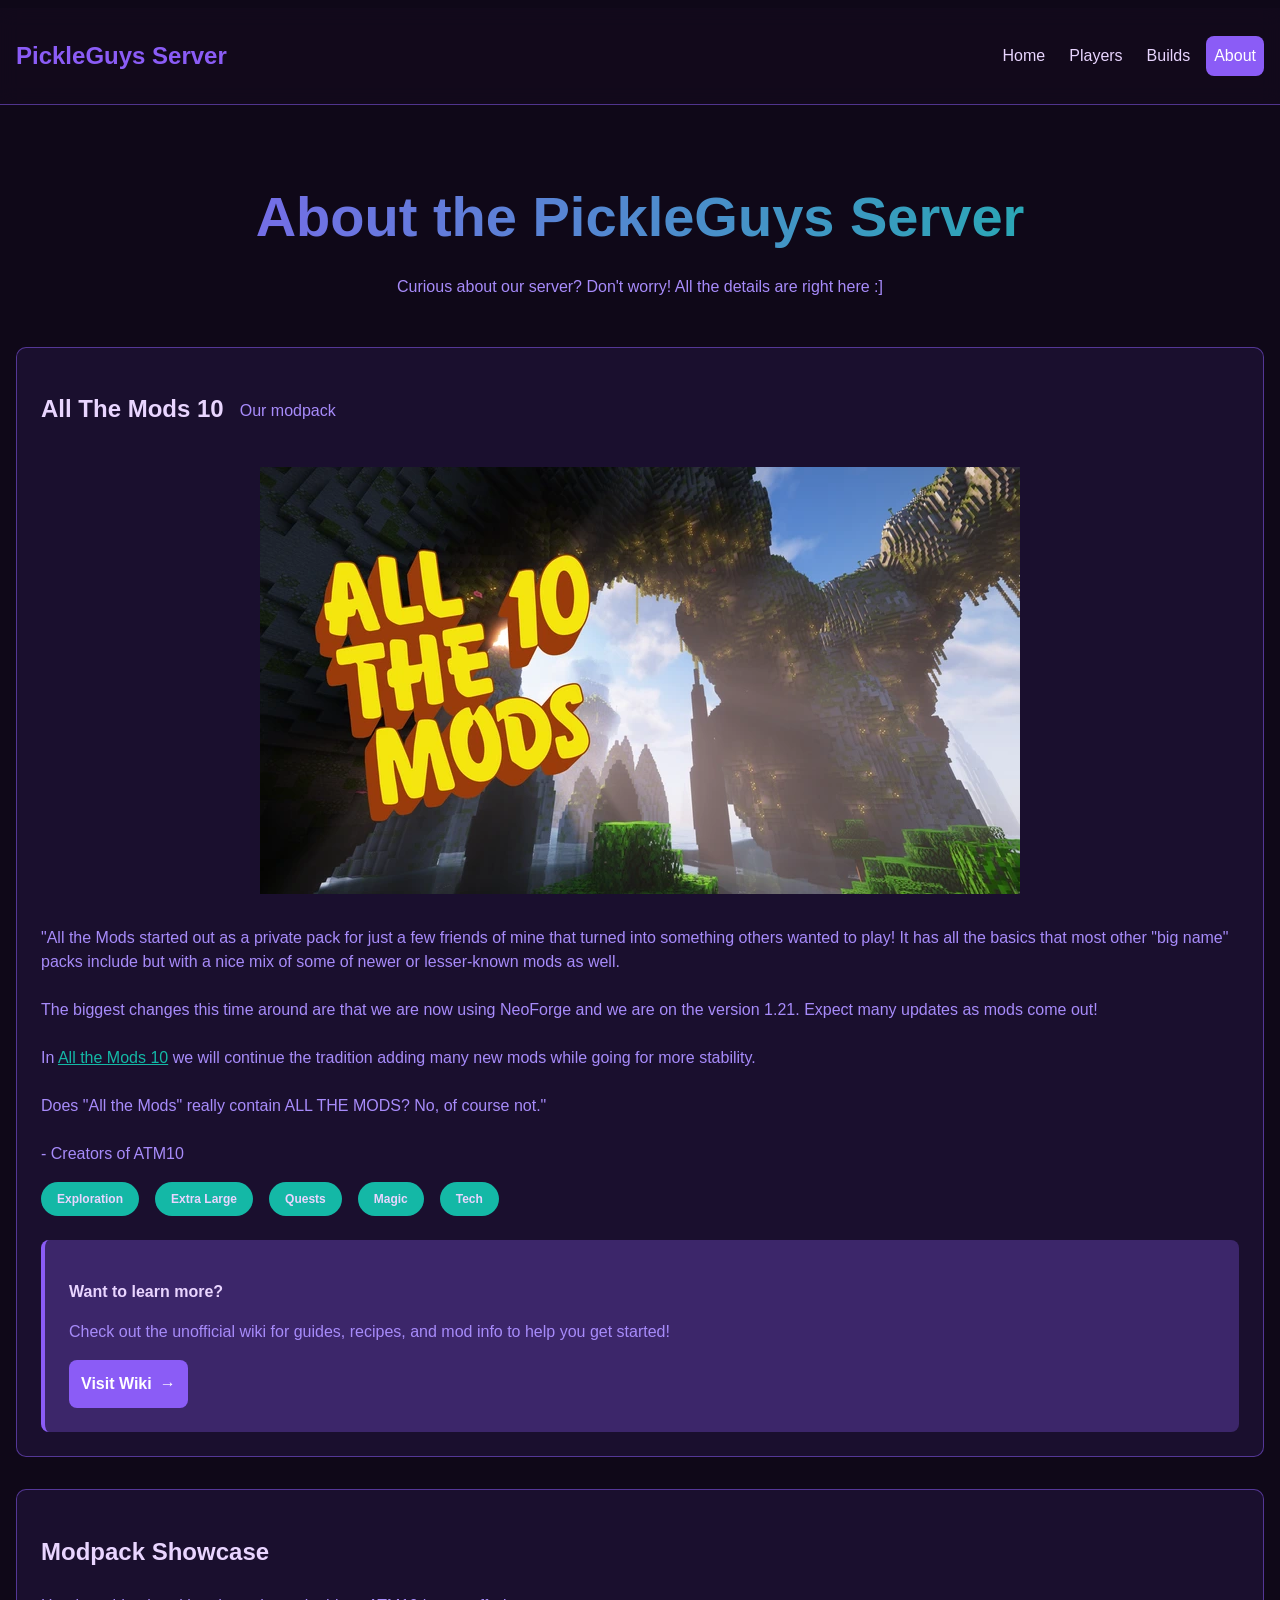
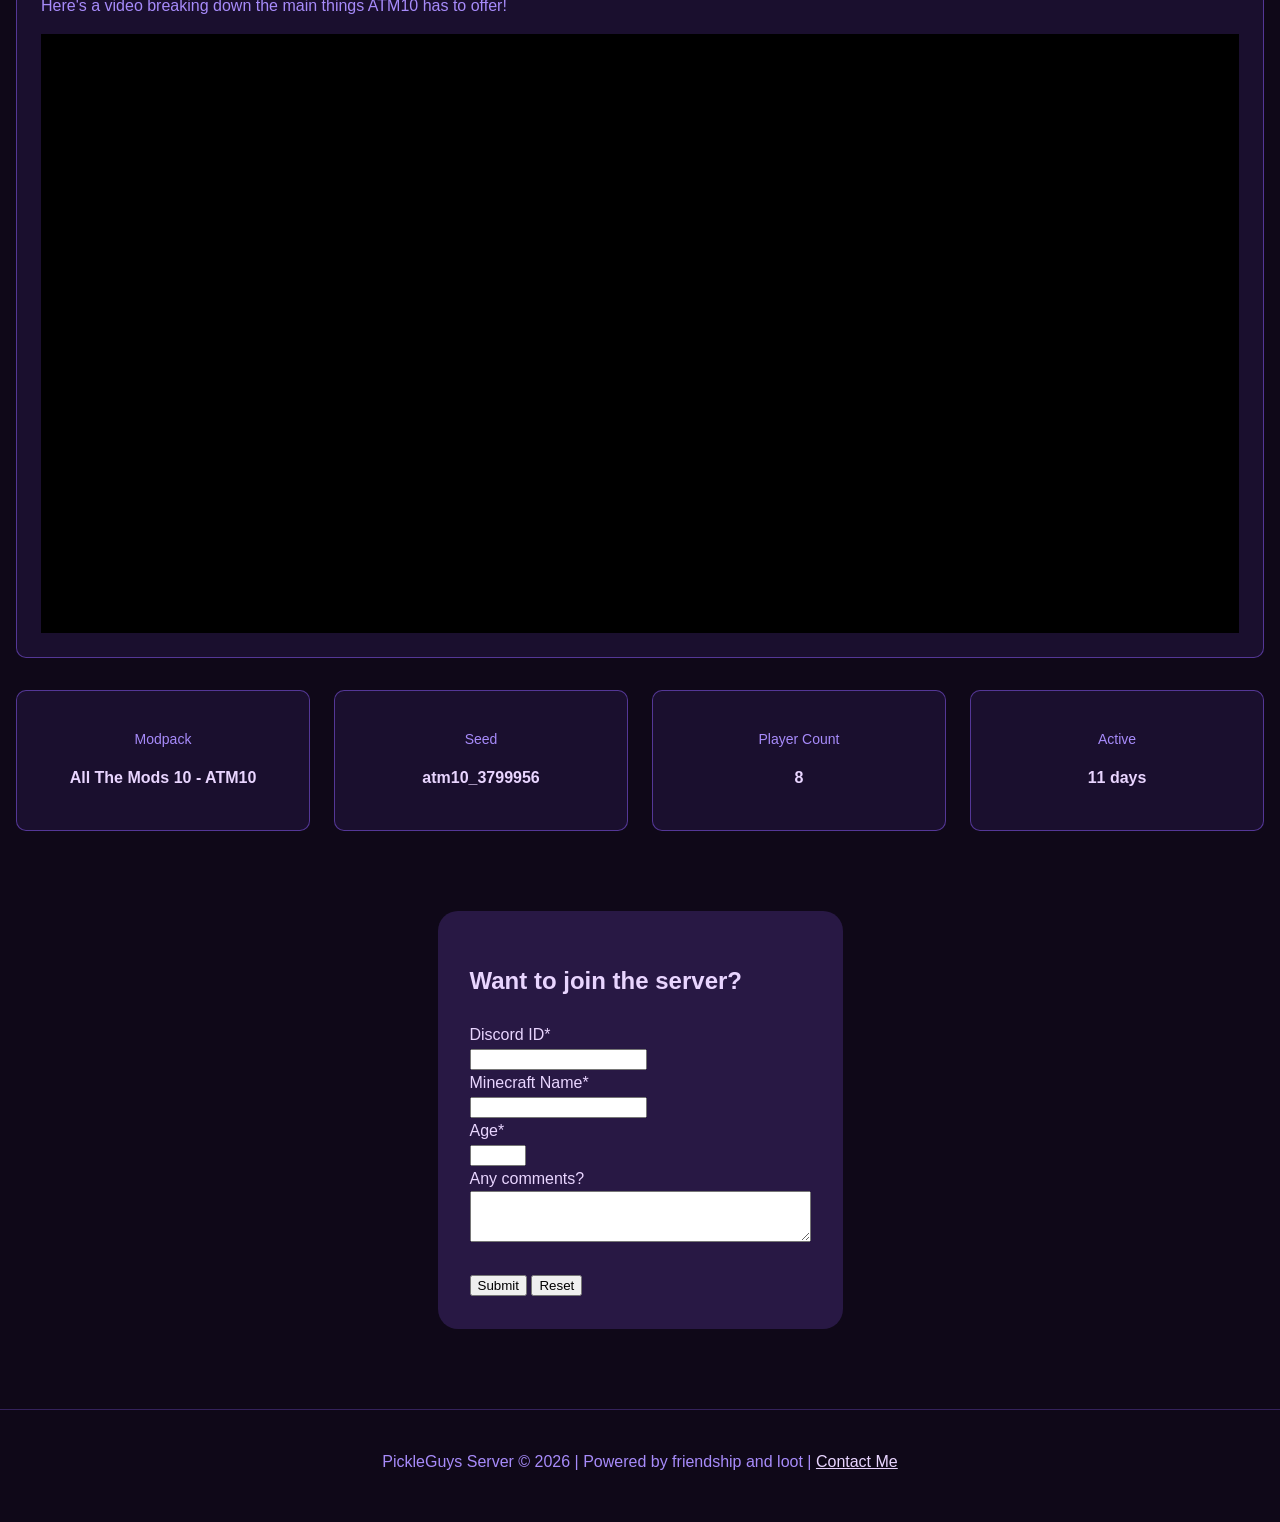
<file: about.html>
<!DOCTYPE html>
<html lang="en">

<head>
    <title>PickleGuys Server - About</title>
    <meta charset="utf-8">
    <meta name="viewport" content="width=device-width, initial-scale=1.0">
    <link rel="stylesheet" href="styles.css">
</head>

<body>
    <!-- Nav -->
    <nav>
        <div class="nav-container">
            <a href="index.html" targer="_blank" class="nav-logo">
                <span class="nav-logo-text">PickleGuys Server</span>
            </a>

            <ul class="nav-links">

                <li>
                    <a href="index.html" target="_blank" class="nav-link">
                        <span>Home</span>
                    </a>
                </li>

                <li>
                    <a href="players.html" target="_blank" class="nav-link">
                        <span>Players</span>
                    </a>
                </li>

                <li>
                    <a href="builds.html" target="_blank" class="nav-link">
                        <span>Builds</span>
                    </a>
                </li>

                <li>
                    <a href="about.html" target="_blank" class="nav-link active">
                        <span>About</span>
                    </a>
                </li>

            </ul>
        </div>
    </nav>

    <!-- Main -->
    <main>
        <!-- Hero Section -->
        <div class="main-title mb-8">
            <h1>About the PickleGuys Server</h1>
            <p>Curious about our server? Don't worry! All the details are right here :]
            </p>
        </div>

        <!-- Modpack Specs -->
        <div class="grid grid-cols-1">
            <div class="card">
                <div class="mod-header">
                    <h2>All The Mods 10</h2>
                    <p>Our modpack</p>
                </div>

                <div class="atm-pic">
                    <img src="atm10header.jpg">
                </div>

                <p>"All the Mods started out as a private pack for just a few friends of mine that turned into something
                    others wanted to play! It has all the basics that most other "big name" packs include but with a
                    nice
                    mix of some of newer or lesser-known mods as well.<br><br>

                    The biggest changes this time around are that we are now using NeoForge and we are on the version
                    1.21.
                    Expect many updates as mods come out!
                    <br><br>

                    In <a class="mod-link" href="https://www.curseforge.com/minecraft/modpacks/all-the-mods-10"
                        target="_blank">All the
                        Mods
                        10</a> we will continue the tradition adding many new mods while going for more
                    stability.<br><br>

                    Does "All the Mods" really contain ALL THE MODS? No, of course not."<br><br>

                    - Creators of ATM10
                </p>

                <div class="mod-genres">
                    <div class="mod-genre-badge">
                        Exploration
                    </div>
                    <div class="mod-genre-badge">
                        Extra Large
                    </div>
                    <div class="mod-genre-badge">
                        Quests
                    </div>
                    <div class="mod-genre-badge">
                        Magic
                    </div>
                    <div class="mod-genre-badge">
                        Tech
                    </div>
                </div>

                <div class="wiki-page">
                    <h3>Want to learn more?</h3>
                    <p>Check out the unofficial wiki for guides, recipes, and mod info to help you get started!</p>
                    <a class="wiki-link" href="https://ftb.fandom.com/wiki/All_the_Mods_(modpack)" target="_blank">Visit
                        Wiki
                        <span>→</span>
                    </a>
                </div>
            </div>

            <!-- Video -->
            <div class="card">
                <h2>Modpack Showcase</h2>
                <p>Here's a video breaking down the main things ATM10 has to offer!</p>

                <div class="video-position">
                    <iframe src="https://www.youtube.com/embed/4DCC_FT-0Fg" title="Youtube video player" frameborder="0"
                        allow="picture-in-picture" allowfullscreen>
                    </iframe>
                </div>
            </div>

            <!-- Server Specs -->
            <div class="grid grid-cols-4 md-grid-cols-2 mb-8">

                <div class="card spec-card">
                    <div class="spec-info">
                        <p class="spec-label">Modpack</p>
                        <p class="spec-value">All The Mods 10 - ATM10</p>
                    </div>
                </div>

                <div class="card spec-card">
                    <div class="spec-info">
                        <p class="spec-label">Seed</p>
                        <p class="spec-value">atm10_3799956</p>
                    </div>
                </div>

                <div class="card spec-card">
                    <div class="spec-info">
                        <p class="spec-label">Player Count</p>
                        <p class="spec-value">8</p>
                    </div>
                </div>

                <div class="card spec-card">
                    <div class="spec-info">
                        <p class="spec-label">Active</p>
                        <p class="spec-value">11 days</p> <!-- started: march 24 2026 -->
                    </div>
                </div>

            </div>

            <!-- Form -->
            <section class="form-sect">
                <h2>Want to join the server?</h2>
                <form>
                    <label for="discordId">Discord ID*</label><br>
                    <input type="text" id="discordId" name="discordId" required><br>

                    <label for="mcTag">Minecraft Name*</label><br>
                    <input type="text" id="mcTag" name="mcTag" required><br>

                    <label for="age">Age*</label><br>
                    <input type="number" id="age" name="age" min="10" max="100" required><br>

                    <label for="comments">Any comments?</label><br>
                    <textarea id="comments" name="comments" cols="40" rows="3"></textarea><br><br>

                    <input type="submit" action="#">
                    <input type="reset">
                </form>
            </section>

    </main>

    <!-- Footer -->
    <footer>
        <p>PickleGuys Server &copy; 2026 | Powered by friendship and loot | <a class="email"
                href="mailto:yennhinguyen@gmail.com">Contact Me</a></p>
    </footer>

</body>

</html>
</file>
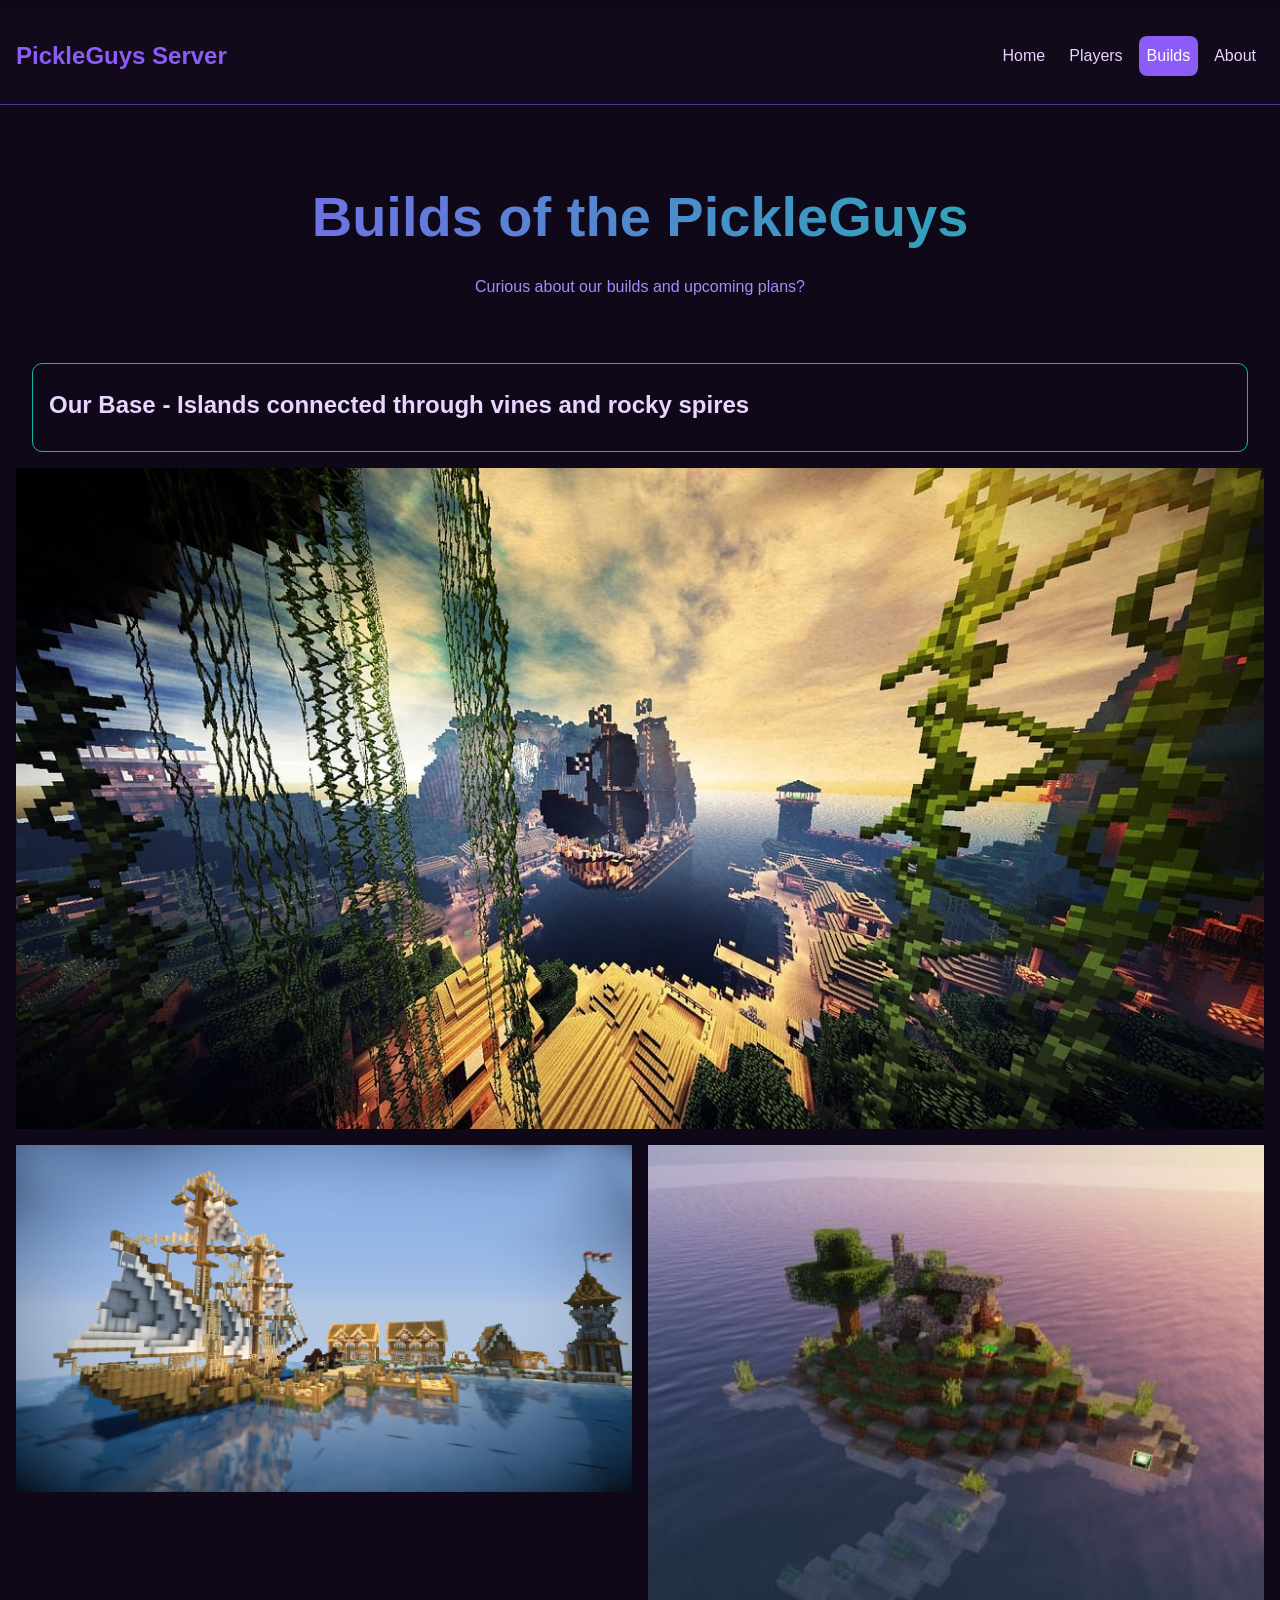
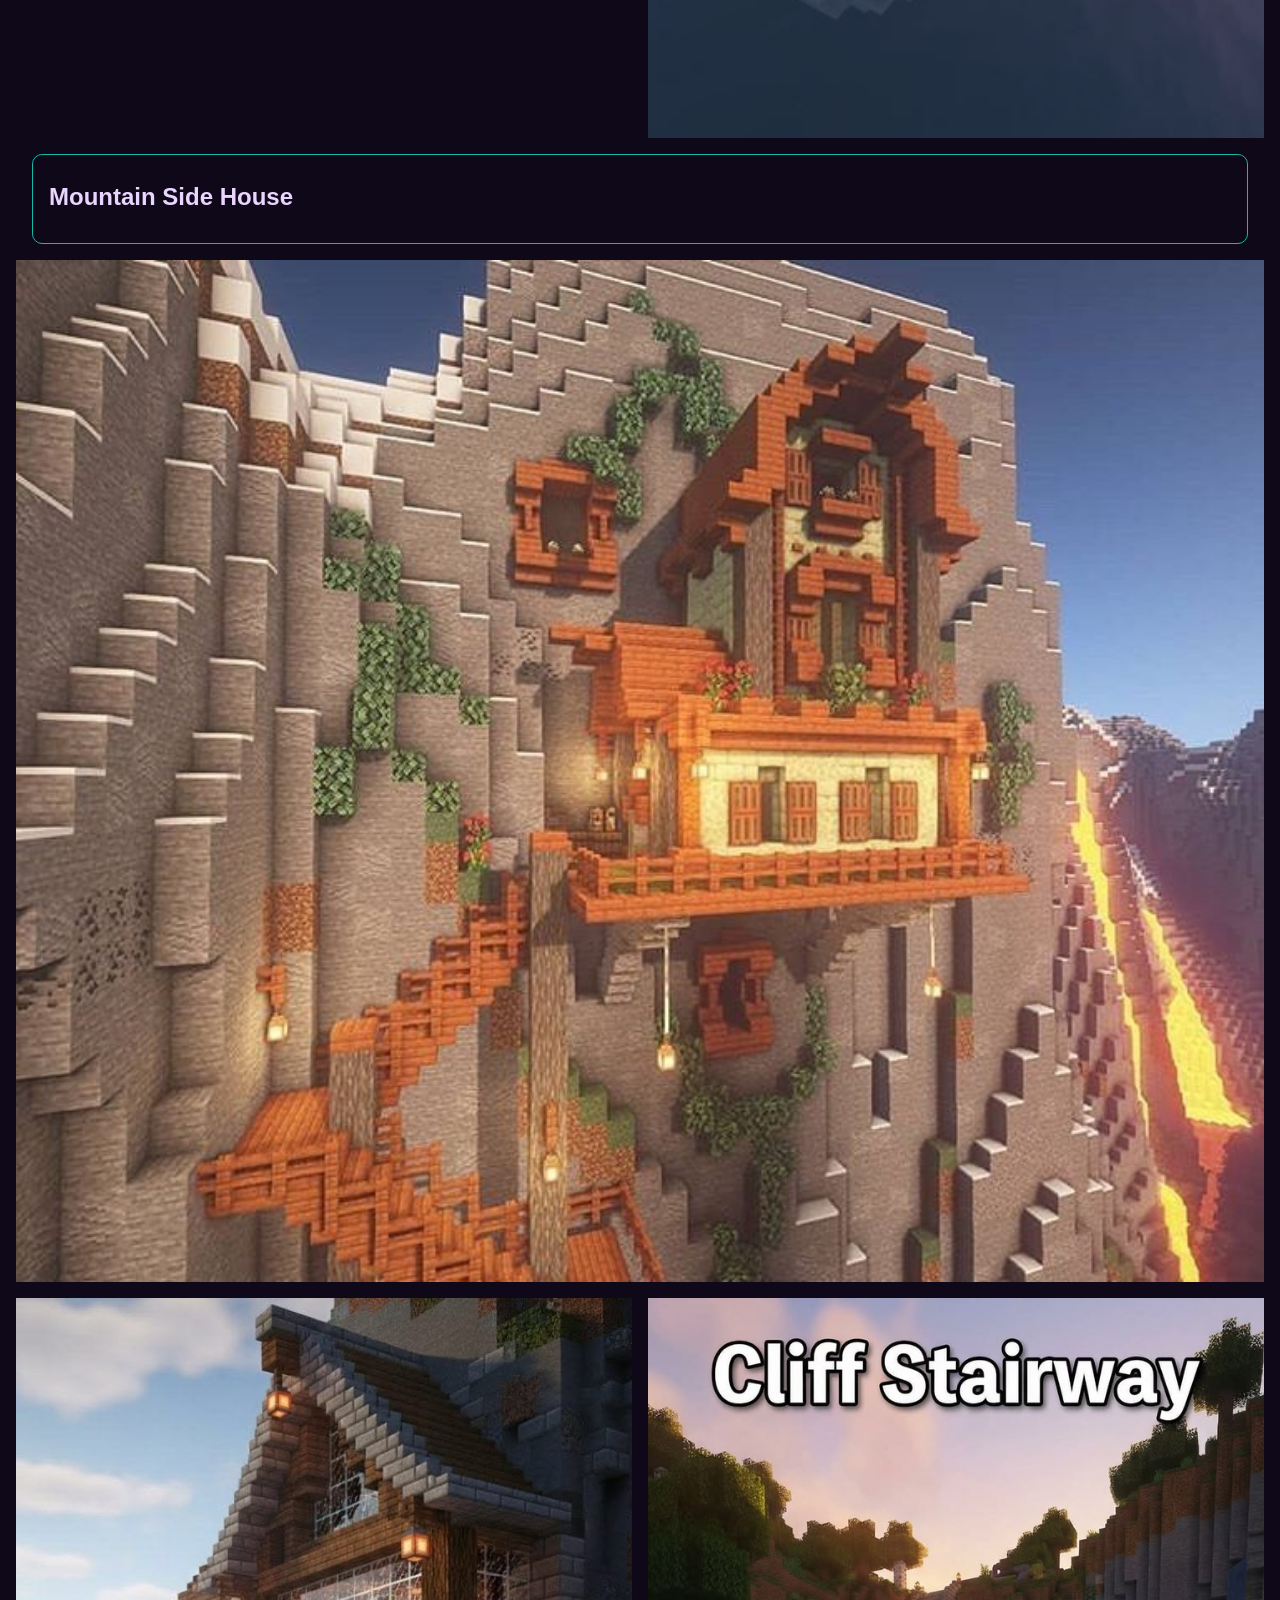
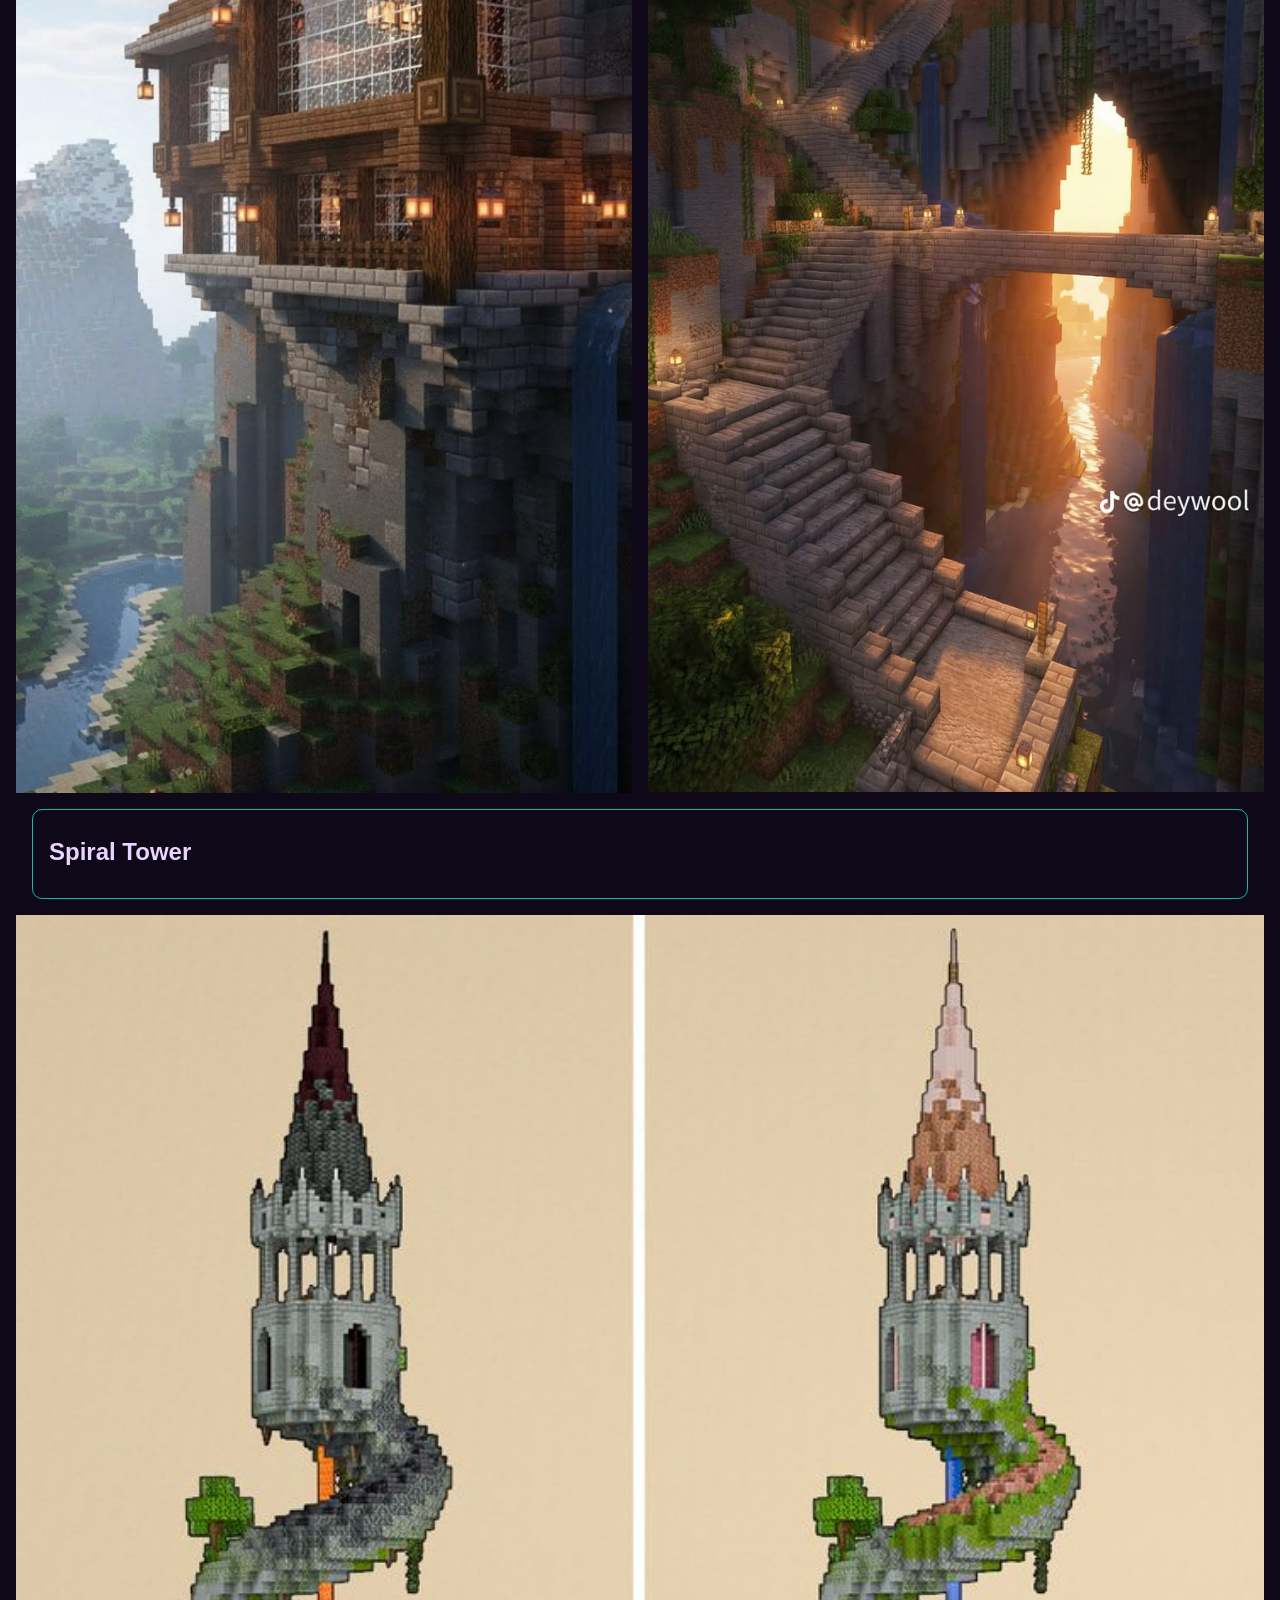
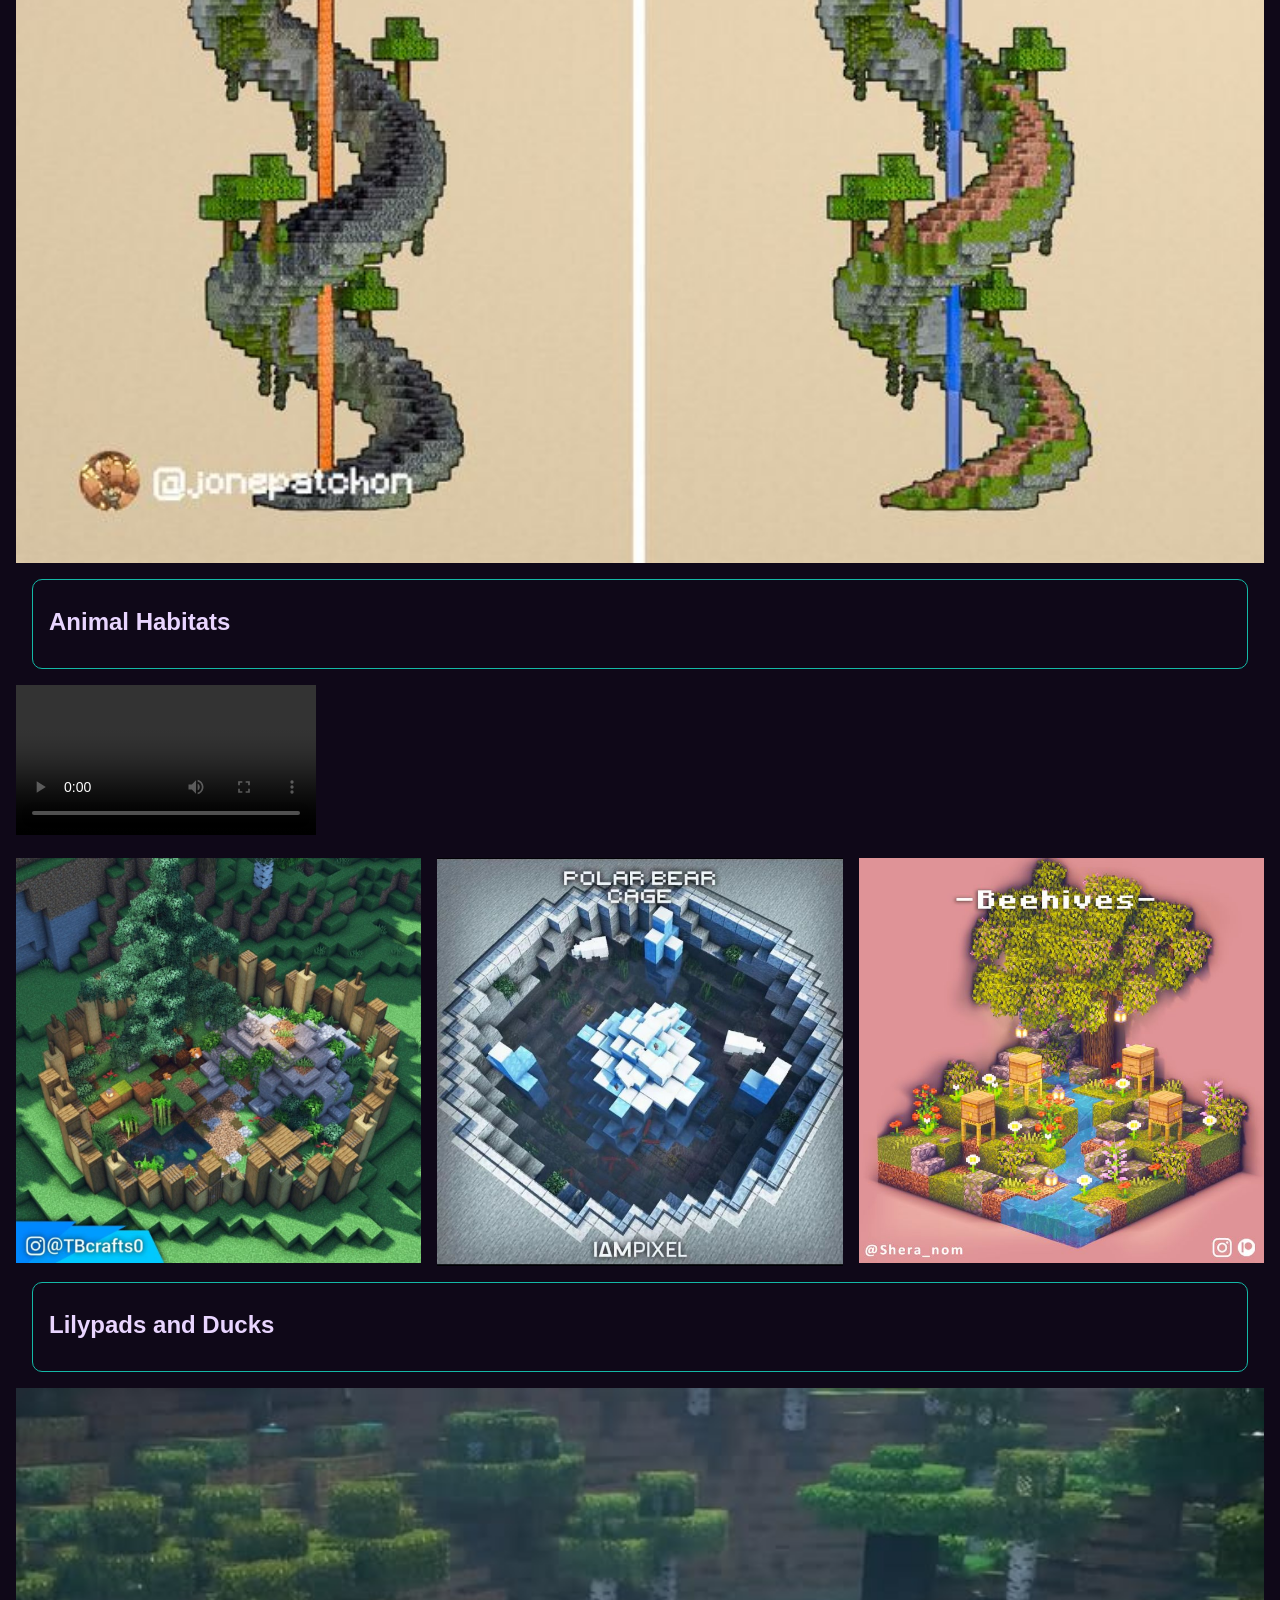
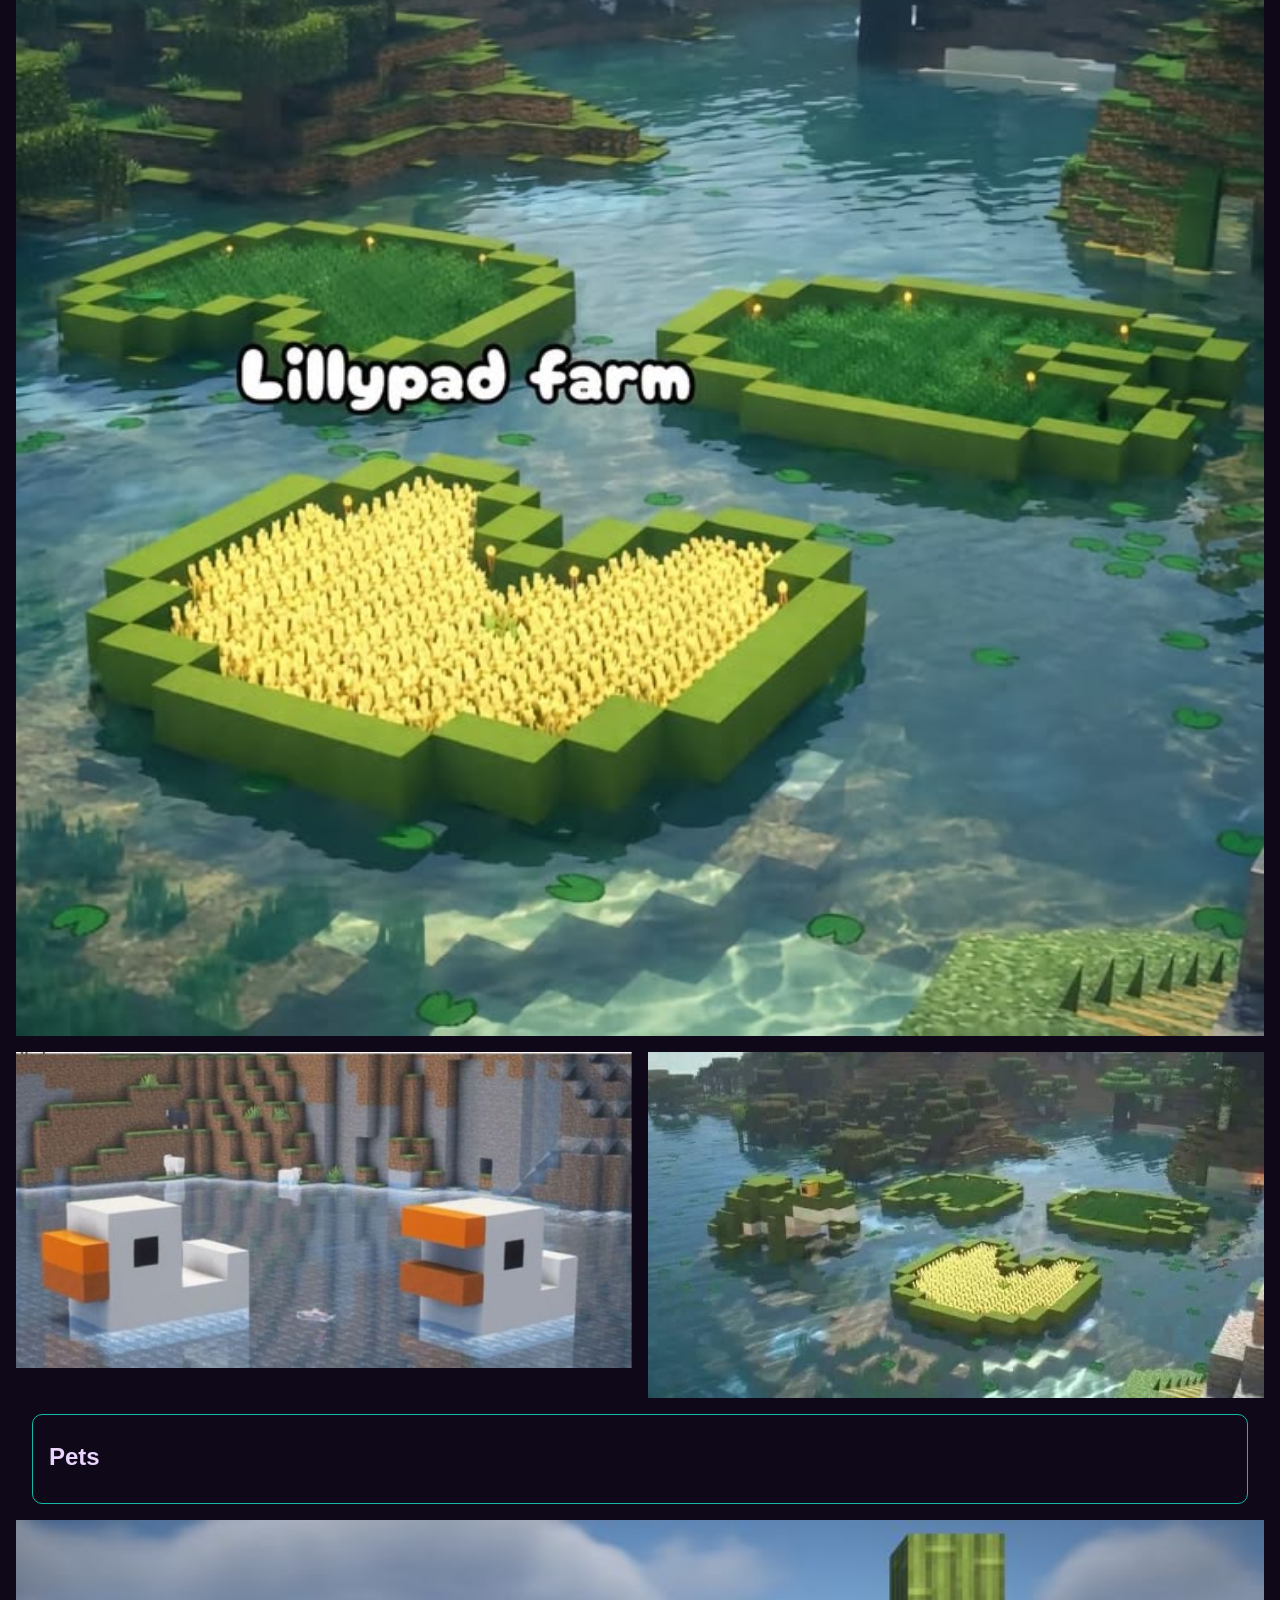
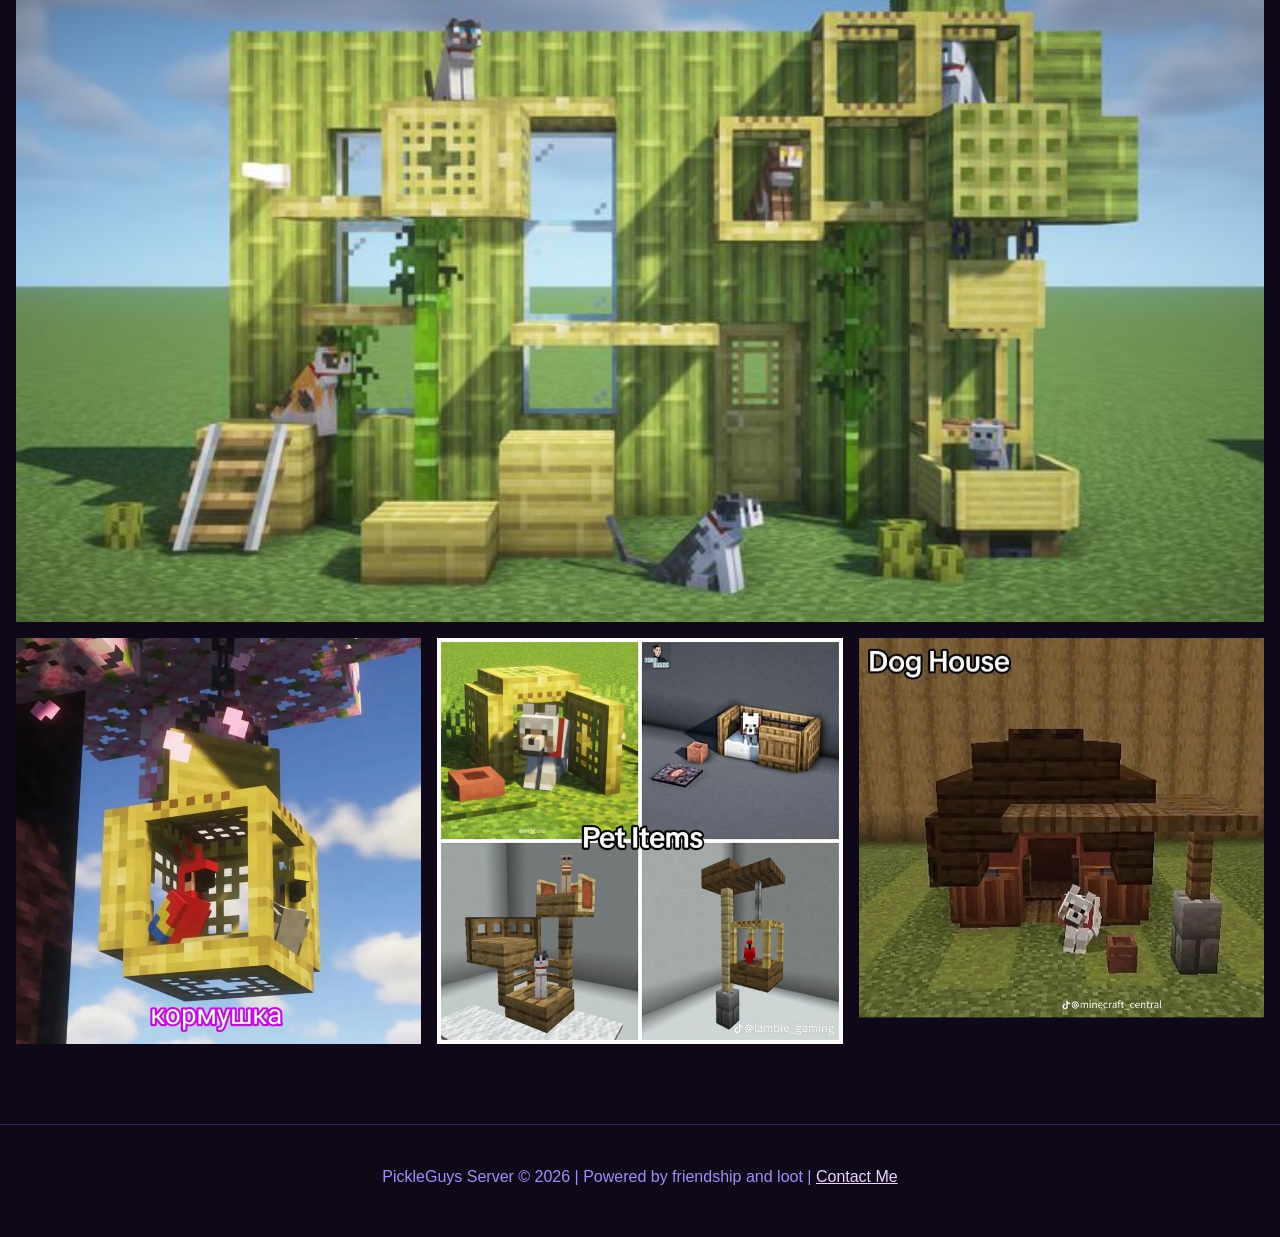
<file: builds.html>
<!DOCTYPE html>
<html lang="en">

<head>
    <title>PickleGuys Server - Builds</title>
    <meta charset="utf-8">
    <meta name="viewport" content="width=device-width, initial-scale=1.0">
    <link rel="stylesheet" href="styles.css">
</head>

<body>
    <!-- Nav -->
    <nav>
        <div class="nav-container">
            <a href="index.html" target="_blank" class="nav-logo">
                <span class="nav-logo-text">PickleGuys Server</span>
            </a>

            <ul class="nav-links">

                <li>
                    <a href="index.html" target="_blank" class="nav-link">
                        <span>Home</span>
                    </a>
                </li>

                <li>
                    <a href="players.html" target="_blank" class="nav-link">
                        <span>Players</span>
                    </a>
                </li>

                <li>
                    <a href="builds.html" target="_blank" class="nav-link active">
                        <span>Builds</span>
                    </a>
                </li>

                <li>
                    <a href="about.html" target="_blank" class="nav-link">
                        <span>About</span>
                    </a>
                </li>

            </ul>
        </div>
    </nav>

    <main>
        <!-- Hero Section -->
        <div class="main-title mb-8">
            <h1>Builds of the PickleGuys</h1>
            <p>Curious about our builds and upcoming plans?</p>
        </div>

        <!-- Builds -->
        <div class="build">
            <div class="build-title">
                <h2>Our Base - Islands connected through vines and rocky spires</h2>
            </div>
            <div class="gallery-top">
                <img class="main-build-img" src="islandvillage.jpg">
            </div>
            <div class="gallery-bottom grid-cols-2">
                <img class="build-img" src="boat.jpg">
                <img class="build-img" src="turtle.jpg">
            </div>
        </div>

        <div class="build">
            <div class="build-title">
                <h2>Mountain Side House</h2>
            </div>

            <div class="gallery-top">
                <img class="main-build-img" src="mountainsidehouse.jpg">
            </div>
            <div class="gallery-bottom grid-cols-2">
                <img class="build-img" src="mountainsidehouse2.jpg">
                <img class="build-img" src="mountainsidehouse3.jpg">
            </div>
        </div>

        <div class="build">
            <div class="build-title">
                <h2>Spiral Tower</h2>
            </div>
            <div class="gallery-top">
                <img class="main-build-img" src="spiraltower.jpg">
            </div>
        </div>

        <div class="build">
            <div class="build-title">
                <h2>Animal Habitats</h2>
            </div>
            <div class="gallery-top">
                <video class="main-build-vid" controls>
                    <source src="panda.mp4" type="video/mp4">
                </video>
            </div>
            <div class="gallery-bottom grid-cols-3">
                <img class="build-img" src="foxpen.jpg">
                <img class="build-img" src="polarbear.jpg">
                <img class="build-img" src="bee.jpg">
            </div>
        </div>

        <div class="build">
            <div class="build-title">
                <h2>Lilypads and Ducks</h2>
            </div>
            <div class="gallery-top">
                <img class="main-build-img" src="lilypadfarm.jpg">
            </div>
            <div class="gallery-bottom grid-cols-2">
                <img class="build-img" src="ducks.jpg">
                <img class="build-img" src="lilypads2.jpg">
            </div>
        </div>

        <div class="build">
            <div class="build-title">
                <h2>Pets</h2>
            </div>
            <div class="gallery-top">
                <img class="main-build-img" src="cattree.jpg">
            </div>
            <div class="gallery-bottom grid-cols-3">
                <img class="build-img" src="parrot.jpg">
                <img class="build-img" src="pets.jpg">
                <img class="build-img" src="doghouse.jpg">
            </div>
        </div>

    </main>

    <!-- Footer -->
    <footer>
        <p>PickleGuys Server &copy; 2026 | Powered by friendship and loot | <a class="email"
                href="mailto:yennhinguyen@gmail.com">Contact Me</a></p>
    </footer>

    </div>

</body>

</html>
</file>
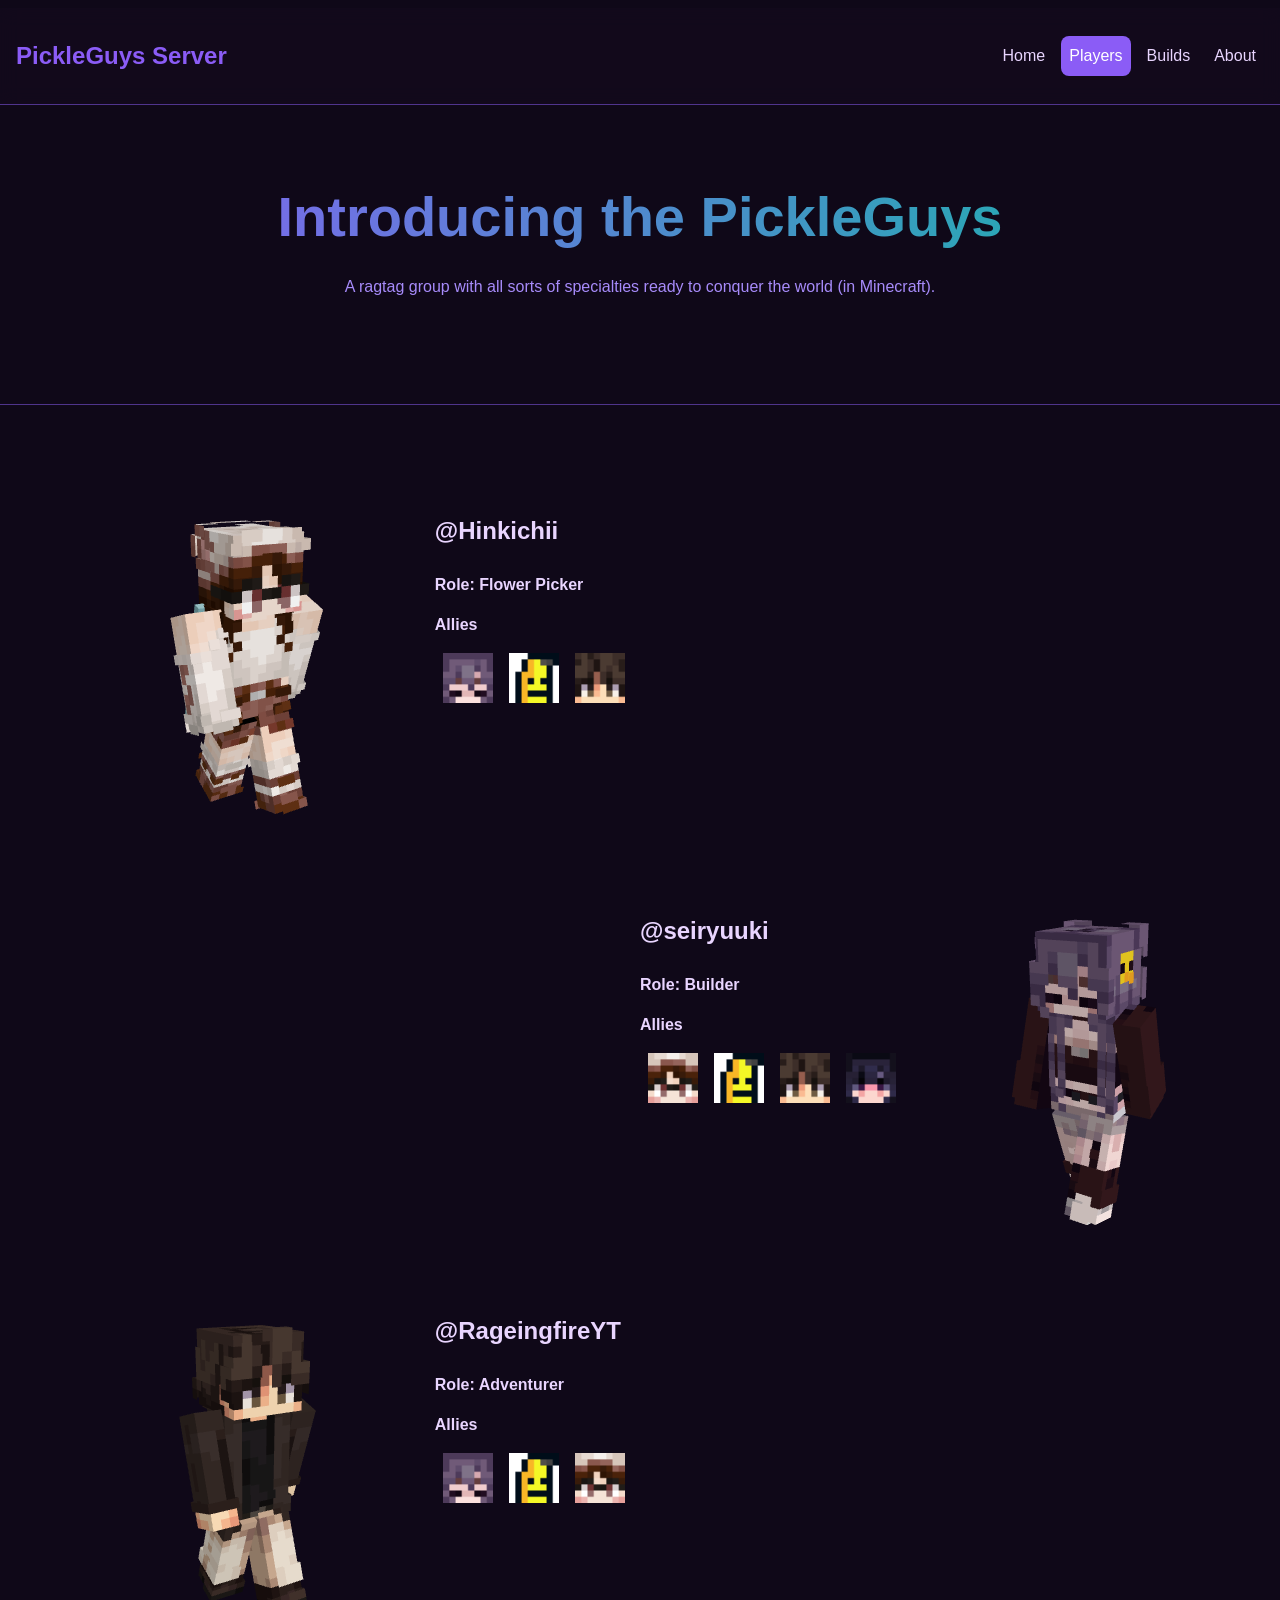
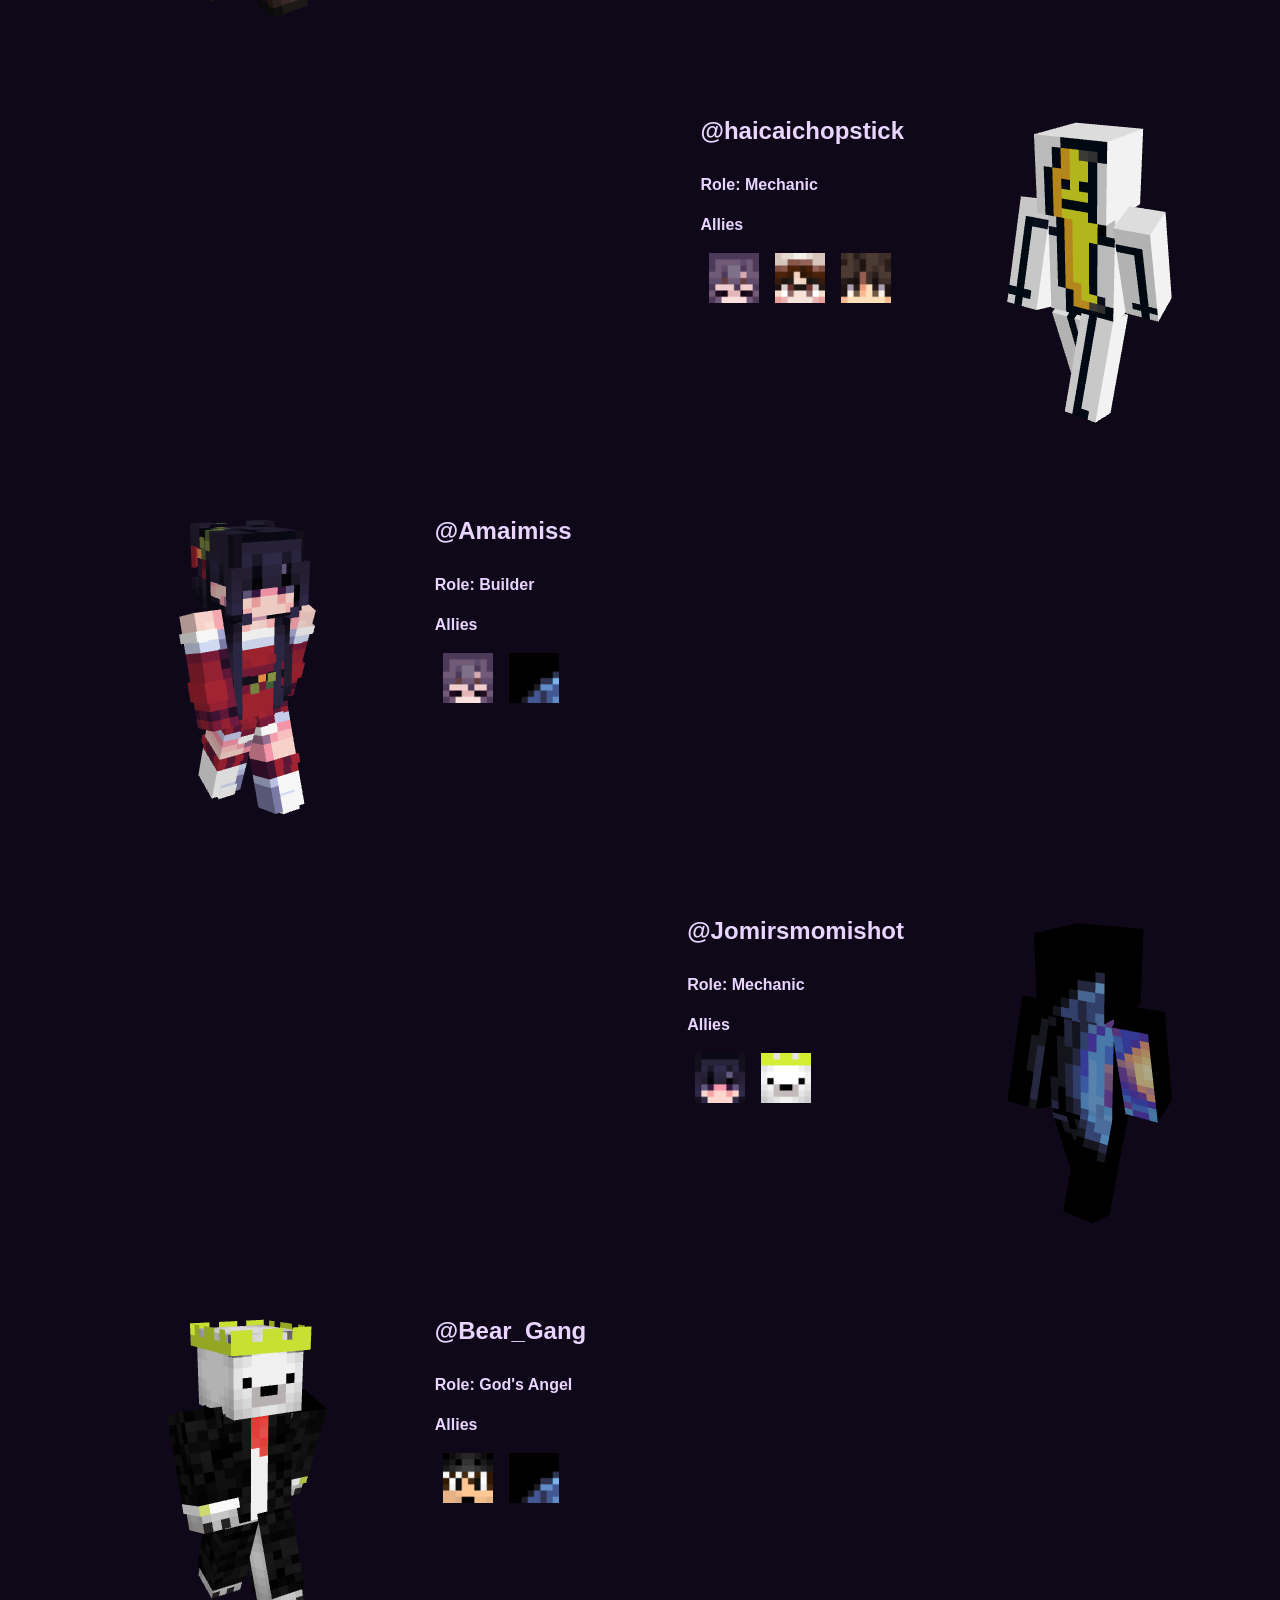
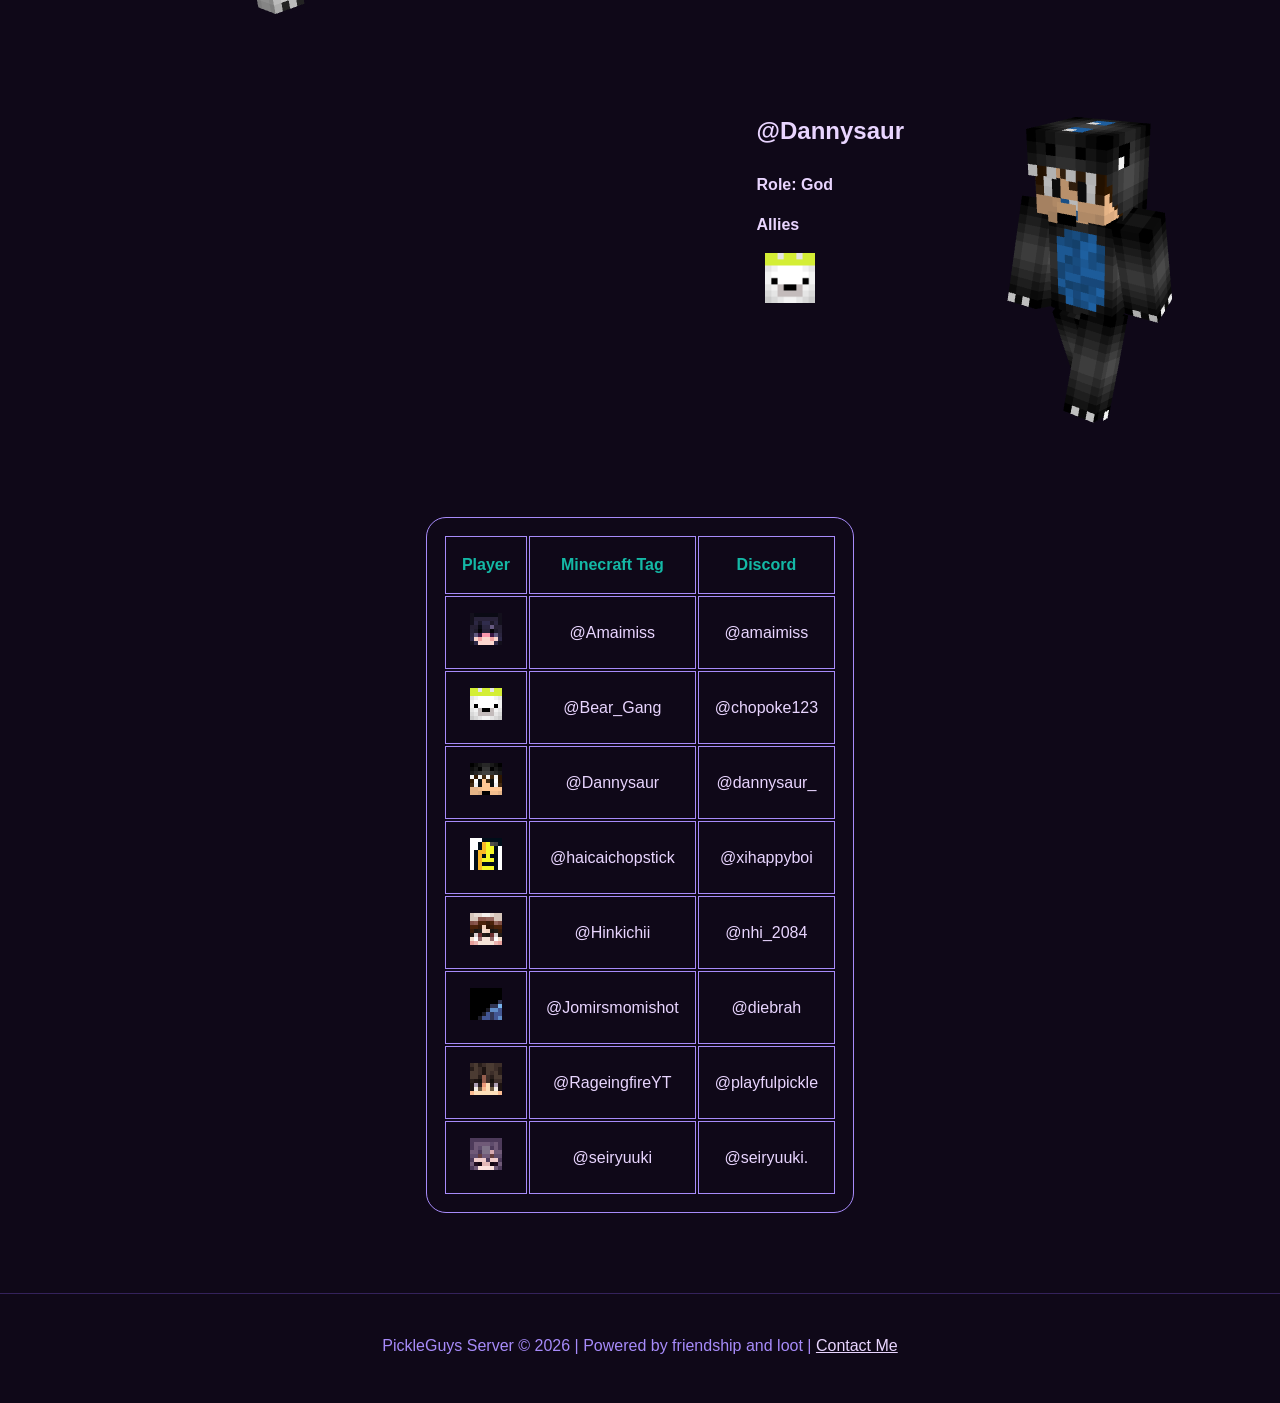
<file: players.html>
<!DOCTYPE html>
<html lang="en">

<head>
    <title>PickleGuys Server - Players</title>
    <meta charset="utf-8">
    <meta name="viewport" content="width=device-width, initial-scale=1.0">
    <link rel="stylesheet" href="styles.css">
</head>

<body>
    <!-- Nav -->
    <nav>
        <div class="nav-container">
            <a href="index.html" target="_blank" class="nav-logo">
                <span class="nav-logo-text">PickleGuys Server</span>
            </a>

            <ul class="nav-links">

                <li>
                    <a href="index.html" target="_blank" class="nav-link">
                        <span>Home</span>
                    </a>
                </li>

                <li>
                    <a href="players.html" target="_blank" class="nav-link active">
                        <span>Players</span>
                    </a>
                </li>

                <li>
                    <a href="builds.html" target="_blank" class="nav-link">
                        <span>Builds</span>
                    </a>
                </li>

                <li>
                    <a href="about.html" target="_blank" class="nav-link">
                        <span>About</span>
                    </a>
                </li>

            </ul>
        </div>
    </nav>

    <div id="players-wrapper">
        <!-- Hero Section -->
        <header>
            <h1>Introducing the PickleGuys</h1>
            <p>A ragtag group with all sorts of specialties ready to conquer the world (in Minecraft).</p>
        </header>

        <!-- Main -->
        <main>
            <!-- Player Intros -->
            <div class="players-wrapper">
                <div class="player-descr left-img">
                    <img class="player-img-left" src="hinkichiiskin.png">
                    <section class="right-text">
                        <h2>@Hinkichii</h2>
                        <h3>Role: Flower Picker</h3>
                        <h3>Allies</h3>
                        <div class="friends">
                            <img class="friend-head" src="seiryuukihead.png">
                            <img class="friend-head" src="haicaichopstickhead.png">
                            <img class="friend-head" src="rageingfireythead.png">
                        </div>
                    </section>
                </div>

                <div class="player-descr right-img">
                    <section class="left-text">
                        <h2>@seiryuuki</h2>
                        <h3>Role: Builder</h3>
                        <h3>Allies</h3>
                        <div class="friends">
                            <img class="friend-head" src="hinkichiihead.png">
                            <img class="friend-head" src="haicaichopstickhead.png">
                            <img class="friend-head" src="rageingfireythead.png">
                            <img class="friend-head" src="amaimisshead.png">
                        </div>
                    </section>
                    <img class="player-img-right" src="seiryuukiskin.png">
                </div>

                <div class="player-descr left-img">
                    <img class="player-img-left" src="rageingfireytskin.png">
                    <section class="right-text">
                        <h2>@RageingfireYT</h2>
                        <h3>Role: Adventurer</h3>
                        <h3>Allies</h3>
                        <div class="friends">
                            <img class="friend-head" src="seiryuukihead.png">
                            <img class="friend-head" src="haicaichopstickhead.png">
                            <img class="friend-head" src="hinkichiihead.png">
                        </div>
                    </section>
                </div>

                <div class="player-descr right-img">
                    <section class="left-text">
                        <h2>@haicaichopstick</h2>
                        <h3>Role: Mechanic</h3>
                        <h3>Allies</h3>
                        <div class="friends">
                            <img class="friend-head" src="seiryuukihead.png">
                            <img class="friend-head" src="hinkichiihead.png">
                            <img class="friend-head" src="rageingfireythead.png">
                        </div>
                    </section>
                    <img class="player-img-right" src="haicaichopstickskin.png">
                </div>

                <div class="player-descr left-img">
                    <img class="player-img-left" src="amaimissskin.png">
                    <section class="right-text">
                        <h2>@Amaimiss</h2>
                        <h3>Role: Builder</h3>
                        <h3>Allies</h3>
                        <div class="friends">
                            <img class="friend-head" src="seiryuukihead.png">
                            <img class="friend-head" src="jomirsmomishothead.png">
                        </div>
                    </section>
                </div>

                <div class="player-descr right-img">
                    <section class="left-text">
                        <h2>@Jomirsmomishot</h2>
                        <h3>Role: Mechanic</h3>
                        <h3>Allies</h3>
                        <div class="friends">
                            <img class="friend-head" src="amaimisshead.png">
                            <img class="friend-head" src="beargandhead.png">
                        </div>
                    </section>
                    <img class="player-img-right" src="jomirsmomishotskin.png">
                </div>

                <div class="player-descr left-img">
                    <img class="player-img-left" src="beargandskin.png">
                    <section class="right-text">
                        <h2>@Bear_Gang</h2>
                        <h3>Role: God's Angel</h3>
                        <h3>Allies</h3>
                        <div class="friends">
                            <img class="friend-head" src="dannysaurhead.png">
                            <img class="friend-head" src="jomirsmomishothead.png">
                        </div>
                    </section>
                </div>

                <div class="player-descr right-img">
                    <section class="left-text">
                        <h2>@Dannysaur</h2>
                        <h3>Role: God</h3>
                        <h3>Allies</h3>
                        <div class="friends">
                            <img class="friend-head" src="beargandhead.png">
                        </div>
                    </section>
                    <img class="player-img-right" src="dannysaurskin.png">
                </div>
            </div>

            <table>
                <tr>
                    <th>Player</th>
                    <th>Minecraft Tag</th>
                    <th>Discord</th>
                </tr>
                <tr>
                    <td><img src="amaimisshead.png"></td>
                    <td>@Amaimiss</td>
                    <td>@amaimiss</td>
                </tr>
                <tr>
                    <td><img src="beargandhead.png"></td>
                    <td>@Bear_Gang</td>
                    <td>@chopoke123</td>
                </tr>
                <tr>
                    <td><img src="dannysaurhead.png"></td>
                    <td>@Dannysaur</td>
                    <td>@dannysaur_</td>
                </tr>
                <tr>
                    <td><img src="haicaichopstickhead.png"></td>
                    <td>@haicaichopstick</td>
                    <td>@xihappyboi</td>
                </tr>
                <tr>
                    <td><img src="hinkichiihead.png"></td>
                    <td>@Hinkichii</td>
                    <td>@nhi_2084</td>
                </tr>
                <tr>
                    <td><img src="jomirsmomishothead.png"></td>
                    <td>@Jomirsmomishot</td>
                    <td>@diebrah</td>
                </tr>
                <tr>
                    <td><img src="rageingfireythead.png"></td>
                    <td>@RageingfireYT</td>
                    <td>@playfulpickle</td>
                </tr>
                <tr>
                    <td><img src="seiryuukihead.png"></td>
                    <td>@seiryuuki</td>
                    <td>@seiryuuki.</td>
                </tr>
            </table>
        </main>

        <!-- Footer -->
        <footer>
            <p>PickleGuys Server &copy; 2026 | Powered by friendship and loot | <a class="email"
                    href="mailto:yennhinguyen@gmail.com">Contact Me</a></p>
        </footer>

    </div>

</body>

</html>
</file>
<file: styles.css>
/* Colors */
/*
    background: #0f0818
    foreground (text): #e9d5ff 
    nav background: ##160c20
    card: #1a0f2e
    card-foreground: #e9d5ff
    primary: #8b5cf6
    primary-foreground: #ffffff
    secondary: #2e1065
    accent: #14b8a6
    accent-foreground: #ffffff
    border: rgba(139, 92, 246, 0.3)
    muted-foreground: #a78bfa
    radius: 0.625rem
*/

body {
    font-family: "Segoe UI", Roboto, "Helvetica Neue", Arial, sans-serif;
    background-color: #0f0818;
    color: #e9d5ff;
    line-height: 1.5;
    min-height: 100vh;
    margin-left: auto;
    margin-right: auto;
}

header {
    text-align: center;
    padding: 2rem;
    border-bottom: 1px solid #8a5cf685;
}

/* Nav */
nav {
    background-color: #160c2085;
    backdrop-filter: blur(10px);
    border-bottom: 1px solid #8a5cf685;
    position: sticky;
    top: 0;
    z-index: 1000;
}

.nav-container {
    max-width: 1280px;
    margin: 0 auto;
    padding: 1em;
    display: flex;
    align-items: center;
    justify-content: space-between;
    height: 64px;
}

.nav-logo {
    display: flex;
    align-items: center;
    gap: 0.5em;
    text-decoration: none;
}

.nav-logo-text {
    font-size: 1.5em;
    font-weight: 600;
    color: #8b5cf6;
}

.nav-links {
    display: flex;
    gap: 0.5em;
    list-style: none;
}

.nav-link {
    display: flex;
    align-items: center;
    gap: 0.5em;
    padding: 0.5em;
    border-radius: 0.5em;
    text-decoration: none;
    color: #e9d5ff;
    transition: all 0.3s;
}

.nav-link.active {
    background-color: #8b5cf6;
    color: #ffffff;
}

.nav-link:hover {
    color: #14b8a6;
    background-color: #2e1065;
}

/* Main */
main {
    max-width: 1280px;
    margin: 0 auto;
    padding: 2em 1em;
}

.main-title {
    text-align: center;
    padding-bottom: 2em;
}

h1 {
    font-size: 3.5em;
    font-weight: bold;
    margin-bottom: 0.5rem;
    background: linear-gradient(to right, #8b5cf6, #14b8a6);
    background-clip: text;
    color: transparent;
}

h2 {
    font-size: 1.5em;
    font-weight: 600;
    margin-bottom: 1.5rem;
}

h3 {
    font-size: 1em;
    font-weight: 600;
    margin-bottom: 0.5rem;
}

p {
    color: #a78bfa;
    margin-bottom: 1rem;
}

/* Cards */
.card {
    background-color: #1a0f2e;
    border: 1px solid #8a5cf685;
    border-radius: 0.625rem;
    padding: 1.5rem;
    transition: all 0.3s;
}

.card:hover {
    border-color: rgba(139, 92, 246, 0.5);
    box-shadow: 0 10px 40px rgba(139, 92, 246, 0.2);
}

/* Grid */
.grid {
    display: grid;
    gap: 1.5rem;
}

.grid-cols-1 {
    grid-template-columns: repeat(1, 1fr);
}

.grid-cols-2 {
    grid-template-columns: repeat(2, 1fr);
}

.grid-cols-3 {
    grid-template-columns: repeat(3, 1fr);
}

.grid-cols-4 {
    grid-template-columns: repeat(4, 1fr);
}

@media (max-width: 1024px) {
    .lg-grid-cols-3 .lg-grid-cols-3 {
        grid-template-columns: repeat(2, 1fr);
    }

    .lg-grid-cols-4 .lg-grid-cols-3 {
        grid-template-columns: repeat(2, 1fr);
    }
}

@media (width: 600px) {
    .md-grid-cols-2 .lg-grid-cols-3 {
        grid-template-columns: repeat(1, 1fr);
    }

    .md-grid-cols-3 .lg-grid-cols-3 {
        grid-template-columns: repeat(1, 1fr);
    }

    .lg-grid-cols-3 .lg-grid-cols-3 {
        grid-template-columns: repeat(1, 1fr);
    }

    .lg-grid-cols-4 .lg-grid-cols-3 {
        grid-template-columns: repeat(1, 1fr);
    }

    h1 {
        font-size: 2em;
    }
}

/* Spec Cards Home */
.spec-card {
    display: flex;
    align-items: center;
    gap: 0.75rem;
}

.spec-info {
    flex: 1;
}

.spec-label {
    font-size: 0.875em;
    color: #a78bfa;
    text-align: center;
}

.spec-value {
    font-weight: 600;
    color: #e9d5ff;
    text-align: center;
}

/* Event Cards Home */
.news-body {
    padding-top: 2rem;
}

.event-card-img-wrapper {
    width: calc(100% + 3rem);
    margin: -1.5rem -1.5rem 1rem -1.5rem;
    overflow: hidden;
    border-radius: 0.625rem 0.625rem 0 0;
}

.event-card-img {
    width: 150%;
    aspect-ratio: 16/9;
    object-fit: cover;
    transition: transform 0.3s;
    display: block;
}

.card:hover .event-card-img {
    transform: scale(1.5);
}

.event-header {
    display: flex;
    flex-direction: column;
    align-items: center;
    text-align: center;
}

/* Footer */
footer {
    border-top: 1px solid rgba(139, 92, 246, 0.3);
    margin-top: 3rem;
    padding: 1.5rem 0;
    text-align: center;
    font-size: 1em;
    color: #a78bfa;
}

.email {
    color: #e9d5ff;
}

/* Player Section */
.players-wrapper {
    padding-top: 2.5rem;
    padding-bottom: 2.5rem;
}

.player-descr {
    width: 100%;
    display: flex;
    padding-top: 1rem;
    padding-bottom: 1rem;
    margin: auto;
    transition: all 0.3s;
    border-radius: 0.625rem;
}

.player-descr:hover {
    box-shadow: 0 0 20px 20px rgba(139, 92, 246, 0.2);
    background-image: linear-gradient(to bottom right, rgba(139, 92, 246, 0.2), #000000);
}

.left-img {
    justify-content: flex-start;
}

.right-text {
    padding-left: 3rem;
}

.right-img {
    justify-content: flex-end;
}

.left-text {
    padding-right: 3rem;
}

.friends {
    display: flex;
}

.friend-head {
    width: 50px;
    padding: 0.5rem;
}

/* Player Table */
table,
th,
td {
    border: 1px solid #a78bfa;
    padding: 1rem;
    margin: auto;
    text-align: center;
}

table {
    border-radius: 20px;
}

th {
    color: #14b8a6;
}

tr:hover {
    border-color: rgba(139, 92, 246, 0.5);
    box-shadow: 0 0 40px 20px #14b8a5a6;
}

/* About Page */
.mod-link {
    color: #14b8a6;
}

.atm-pic {
    display: flex;
    justify-content: center;
    padding: 1em;
}

.grid.grid-cols-1 {
    gap: 2rem;
}

.mod-header {
    display: flex;
    align-items: center;
    gap: 1rem;
    margin-bottom: 1.5reml
}

.mod-genres {
    display: flex;
    flex-wrap: wrap;
    gap: 1rem;
    margin-bottom: 1.5rem;
}

.mod-genre-badge {
    background-color: #14b8a6;
    border-radius: 20px;
    padding: 0.5rem 1rem;
    font-size: 0.75em;
    font-weight: bold;
}

.wiki-page {
    padding: 1.5rem;
    background-color: rgba(139, 92, 246, 0.3);
    border-radius: 0.5rem;
    border-left: 4px solid #8b5cf6;
}

.wiki-link {
    display: inline-flex;
    align-items: center;
    gap: 0.5rem;
    padding: 0.75rem;
    background-color: #8b5cf6;
    color: #ffffff;
    border-radius: 0.5rem;
    text-decoration: none;
    font-weight: bold;
    transition: all 0.2s;
}

.video-position {
    position: relative;
    padding-bottom: 50%;
    background-color: #000000;
}

iframe {
    position: absolute;
    top: 0;
    left: 0;
    width: 100%;
    height: 100%;
    border: none;
}

/* Form */
.form-sect {
    margin-top: 3rem;
    margin-left: auto;
    margin-right: auto;
    padding: 2rem;
    border-radius: 20px;
    background-color: rgba(139, 92, 246, 0.2);
}

/* Builds */
.build-title {
    border: 1px solid #14b8a6;
    border-radius: 0.625rem;
    margin: 1rem;
    padding: 0.25rem 1rem 0.25rem 1rem;
}

.build {
    max-width: 1280px;
    margin: auto;
}

.gallery-top img {
    width: 100%;
    height: 300;
    display: block;
}

.gallery-bottom {
    display: grid;
    gap: 1rem;
    margin-top: 1rem;
}

.gallery-bottom img {
    width: 100%;
    height: auto;
    display: block;
}

@media (min-width: 400px) {
    .player-descr {
        min-width: 100px;
        max-width: 200px;
    }

    .player-descr.left-img {
        padding-right: 100%;
        margin-left: -20%;
    }

    .player-descr.right-img {
        padding-left: 100%;
        margin-left: -20%;
    }

    @supports (display: grid) {
        header {
            grid-area: header;
        }

        main {
            grid-area: main;
        }

        footer {
            grid-area: footer;
        }

        #players-wrapper {
            display: grid;
            grid-template-rows: 300px 1fr 150px;
            grid-template-columns: 1fr;
            grid-template-areas:
                "header"
                "main"
                "footer";
        }
    }
}

@media (min-width: 600px) {
    .player-descr {
        min-width: 200px;
        max-width: 500px;
    }

    .player-descr.left-img {
        padding-right: 50%;
        margin-left: -25%;
    }

    .player-descr.right-img {
        padding-left: 50%;
        margin-left: -25%;
    }

    .player-img-left:hover {
        transform: translateX(210%) rotateY(180deg);
        transition: 1.5s;
    }

    .player-img-right:hover {
        transform: translateX(-210%) rotateY(180deg);
        transition: 1.5s;
    }

    @supports (display: grid) {
        header {
            grid-area: header;
        }

        main {
            grid-area: main;
        }

        footer {
            grid-area: footer;
        }

        #players-wrapper {
            display: grid;
            grid-template-rows: 300px 1fr 150px;
            grid-template-columns: 1fr;
            grid-template-areas:
                "header"
                "main"
                "footer";
        }
    }
}

@media (min-width: 1024px) {
    .player-descr {
        min-width: 500px;
        max-width: 700px;
    }

    .player-descr.left-img {
        padding-right: 90%;
        margin-left: -40%;
    }

    .player-descr.right-img {
        padding-left: 90%;
        margin-left: -40%;
    }

    .player-img-left:hover {
        transform: translateX(300%) rotateY(180deg);
        transition: 1.5s;
    }

    .player-img-right:hover {
        transform: translateX(-300%) rotateY(180deg);
        transition: 1.5s;
    }

    @supports (display: grid) {
        header {
            grid-area: header;
        }

        main {
            grid-area: main;
        }

        footer {
            grid-area: footer;
        }

        #players-wrapper {
            display: grid;
            grid-template-rows: 300px 1fr 150px;
            grid-template-columns: 1fr;
            grid-template-areas:
                "header"
                "main"
                "footer";
        }
    }
}
</file>
